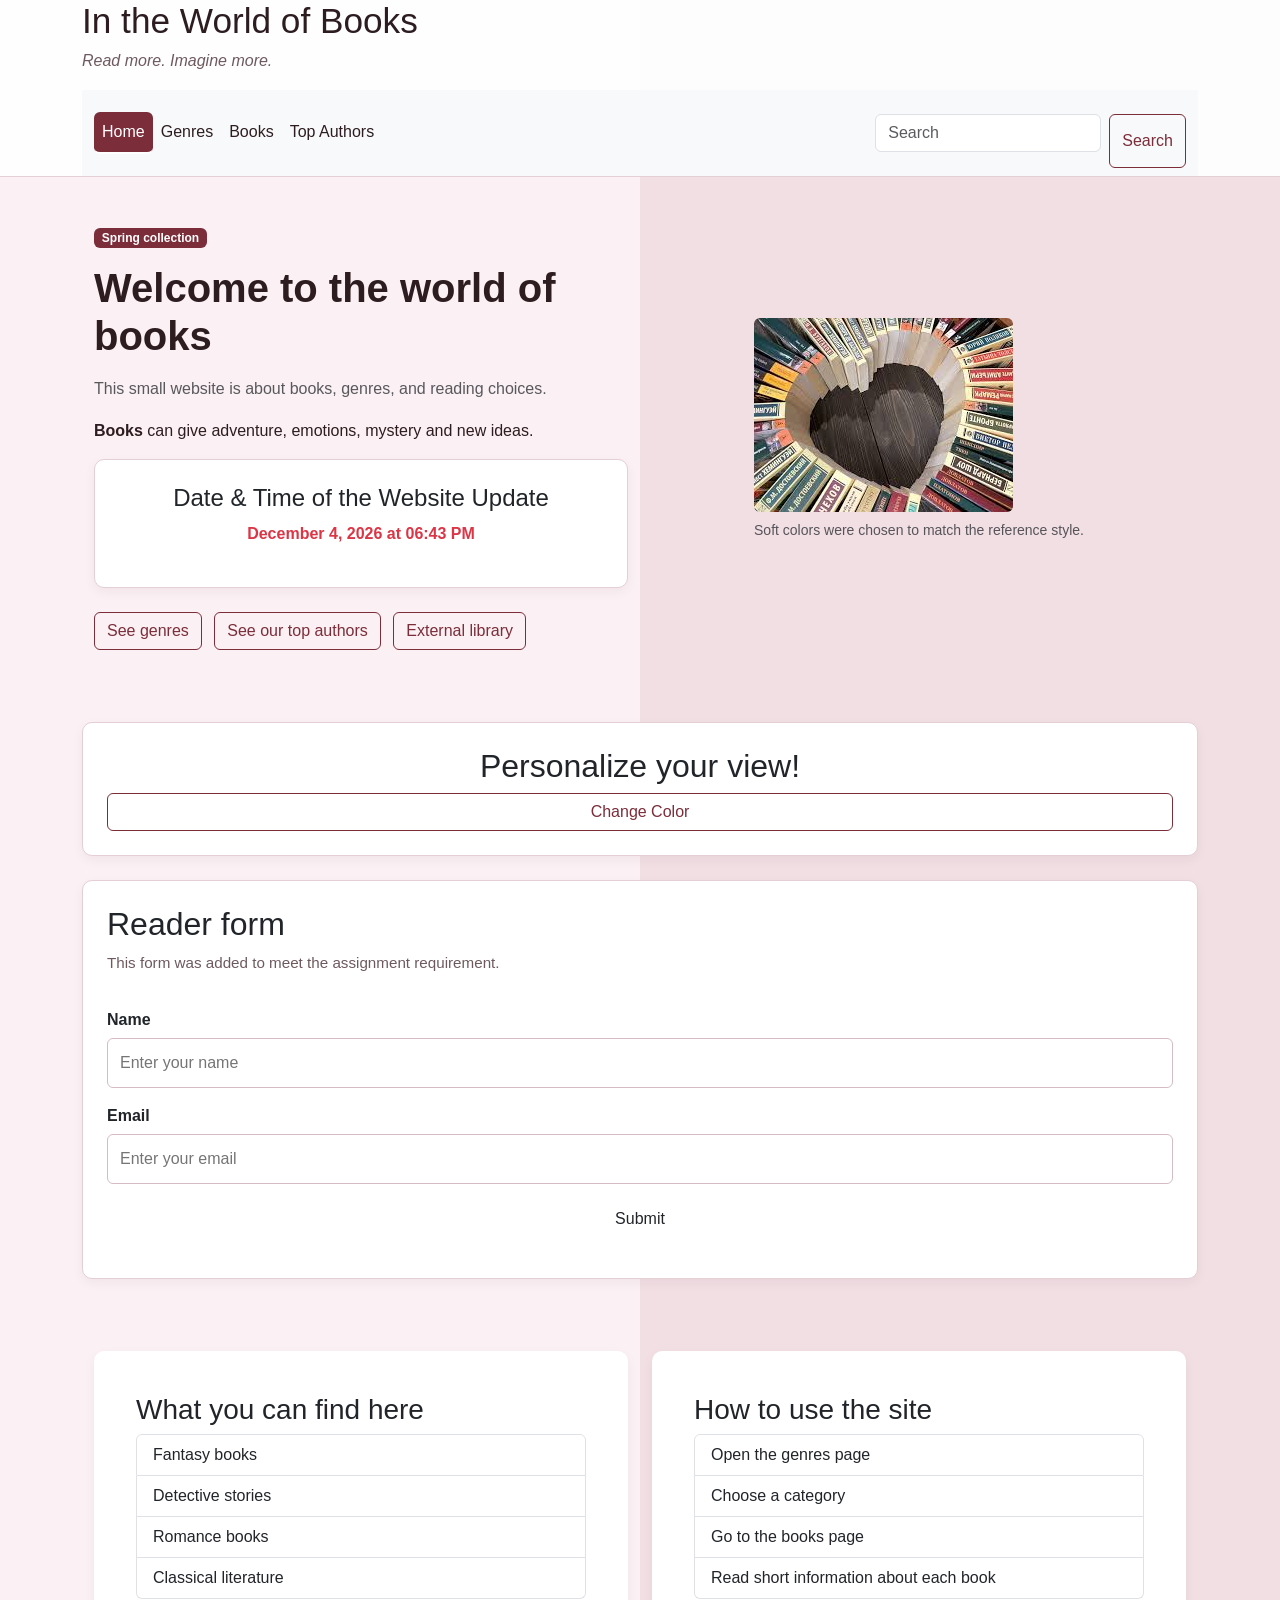
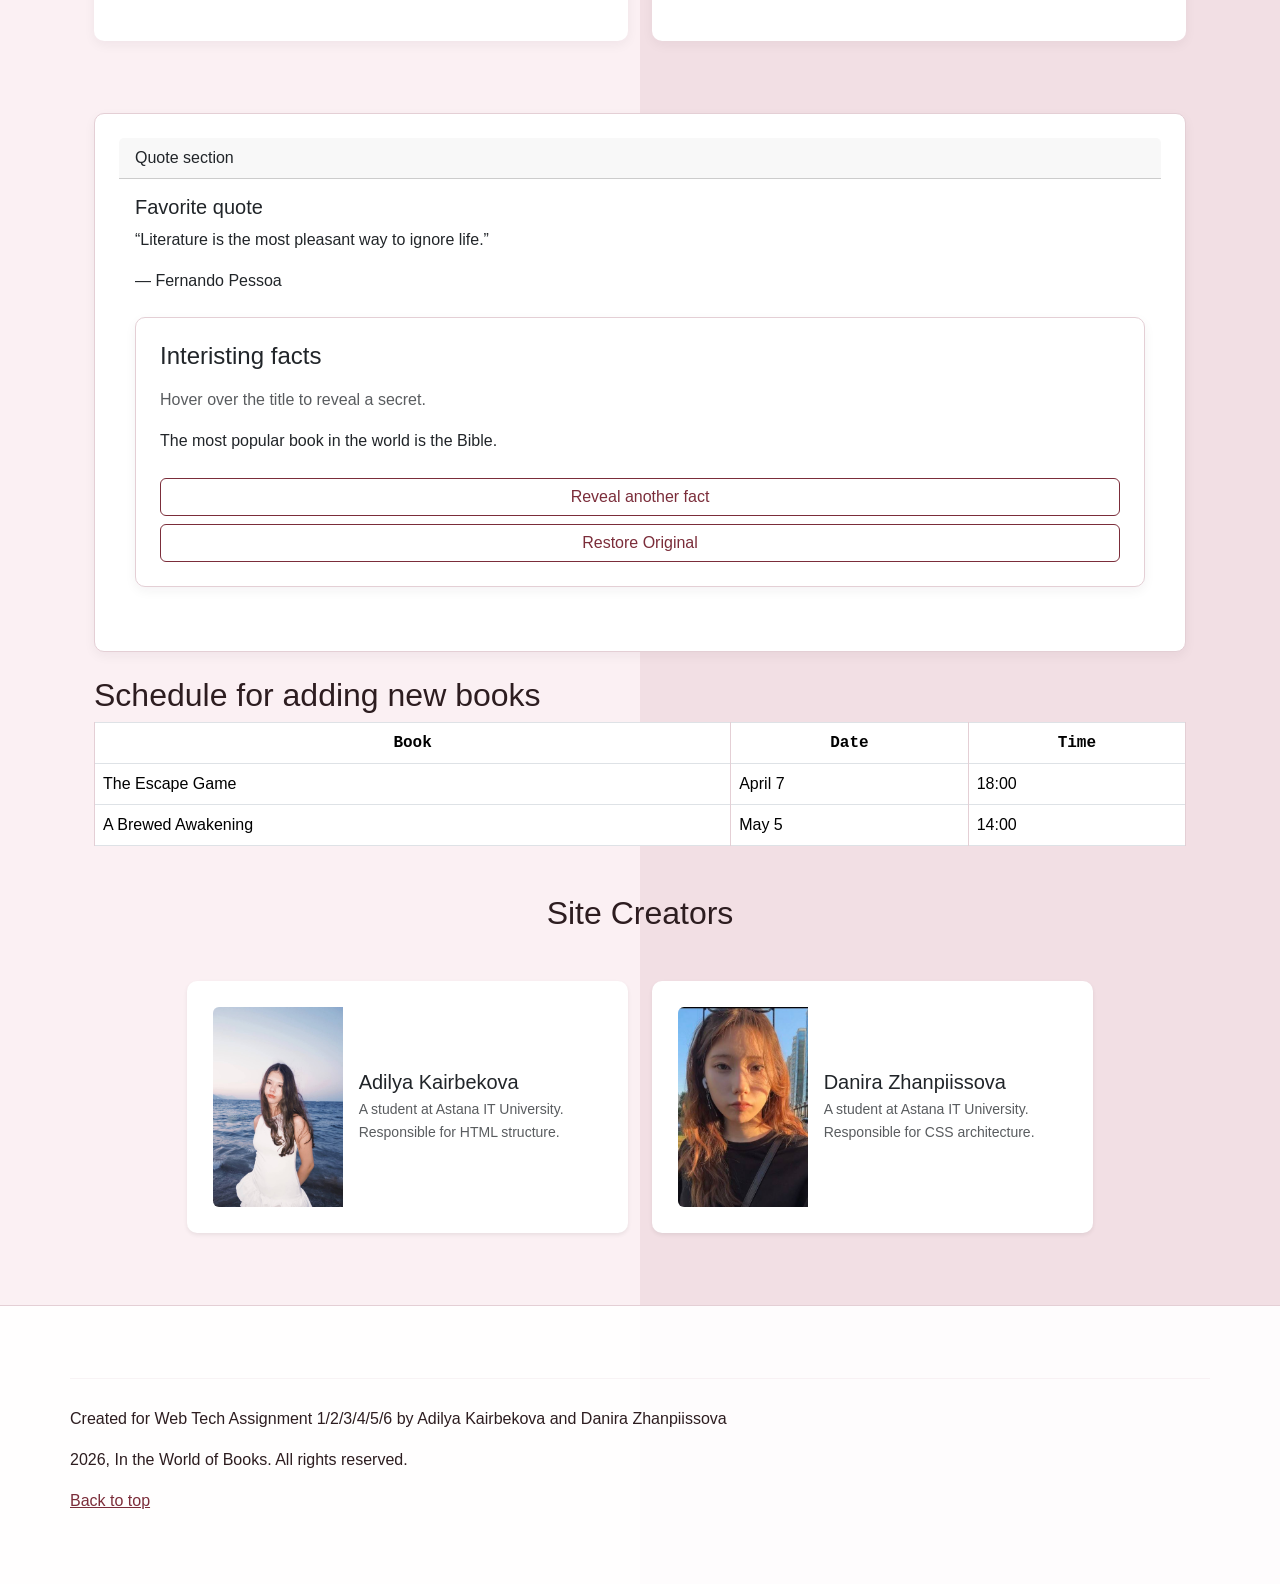
<file: index.html>
<!DOCTYPE html>
<html lang="en">
<head>
  <meta charset="utf-8">
  <meta name="viewport" content="width=device-width, initial-scale=1.0">
  <title>In the World of Books</title>
  <link href="https://cdn.jsdelivr.net/npm/bootstrap@5.3.8/dist/css/bootstrap.min.css" rel="stylesheet">
  <link rel="stylesheet" href="style.css">
  <script src="https://code.jquery.com/jquery-3.7.1.min.js"></script>
  <style>
    #welcome-title {
      letter-spacing: 1px;
    }

    .quote-word {
      color: #7b2d3a;
      font-weight: bold;
    }
  </style>
</head>
<body id="top">

<header class="site-header">
    <div class="container">
      <h1 class="site-title">In the World of Books</h1>
      <p class="site-subtitle"><em>Read more. Imagine more.</em></p>
<nav class="navbar navbar-expand-sm bg-light navbar-light">
  <div class="container-fluid">
    <ul class="navbar-nav">
      <li class="nav-item">
        <a class="nav-link active" href="index.html">Home</a>
      </li>
      <li class="nav-item">
        <a class="nav-link" href="genres.html">Genres</a>
      </li>
      <li class="nav-item">
        <a class="nav-link" href="books.html">Books</a>
      </li>
      <li class="nav-item">
        <a class="nav-link" href="authors.html">Top Authors</a>
      </li>
    </ul>
    <form class="d-flex" role="search">
      <input class="form-control me-2" type="search" placeholder="Search" aria-label="Search"/>
      <button class="btn btn-outline-danger" type="submit">Search</button>
    </form>
  </div>
</nav>
</div>
  </header>

  <main class="container">
    <section class="py-5">
  <div class="container-fluid">
    <div class="row align-items-center g-4">
      <div class="col-lg-6">
        <span class="badge bg-danger mb-3">Spring collection</span>
        <h1 class="display-6 fw-bold mb-3">Welcome to the world of books</h1>
        <p class="text-muted">This small website is about books, genres, and reading choices.</p>
        <p><strong>Books</strong> can give adventure, emotions, mystery and new ideas.</p>
        
<section class="card text-center" style="margin-top: 12px;">
    <h4>Date & Time of the Website Update</h4>
    <p id="live-datetime" class="fw-bold text-danger"></p>
</section>

        <div class="mt-4">
          <a href="genres.html" class="btn btn-outline-danger me-2">See genres</a>
          <a href="authors.html" class="btn btn-outline-danger me-2">See our top authors</a>
          <a href="https://www.gutenberg.org/" class="btn btn-outline-danger">External library</a>
        </div>
      </div>
      <div class="col-lg-6 text-center">
        <figure class="figure">
          <img src="images/books.jfif" class="rounded" alt="Book cover">
          <figcaption class="figure-caption text-muted mt-2">Soft colors were chosen to match the reference style.</figcaption>
        </figure>
      </div>
    </div>
  </div>
</section>


<section class="card text-center">
    <h2>Personalize your view!</h2>
    <button id="color-btn" class="btn btn-outline-danger">Change Color</button>
</section>


    <section class="card">
      <h2>Reader form</h2>
      <p class="small-note">This form was added to meet the assignment requirement.</p>

      <form action="#" method="post" id="reader-form">
        <label for="name">Name</label>
        <input type="text" id="name" name="name" placeholder="Enter your name" required>

        <label for="email">Email</label>
        <input type="email" id="email" name="email" placeholder="Enter your email" required>

        <input type="submit" value="Submit" class="btn">
      </form>
    </section>

    <section class="container my-5">
      <div class="row g-4 clearfix">
        <div class="col-md-6">
          <div class="card h-100">
            <div class="card-body">
        <h3>What you can find here</h3>
        <ul class="list-group">
        <li class="list-group-item">Fantasy books</li>
        <li class="list-group-item">Detective stories</li>
        <li class="list-group-item">Romance books</li>
        <li class="list-group-item">Classical literature</li>
        </ul>
            </div>
            </div>
        </div>
      <div class="col-md-6">
          <div class="card h-100">
            <div class="card-body">
        <h3>How to use the site</h3>
        <ol class="list-group">
          <li class="list-group-item">Open the genres page</li>
          <li class="list-group-item">Choose a category</li>
          <li class="list-group-item">Go to the books page</li>
          <li class="list-group-item">Read short information about each book</li>
        </ol>
            </div>
          </div>
      </div>
    </section>

    <section class="container my-4">
      <div class="card">
  <div class="card-header">
    Quote section
  </div>
  <div class="card-body">
    <h5 class="card-title">Favorite quote</h5>
    <p class="card-text">“Literature is the most pleasant way to ignore life.”</p>
    <footer>— Fernando Pessoa</footer>
  <div class="card mt-4" id="selectors-demo">
  <h4 class="mb-3">Interisting facts</h4>
  <p id="quote-note" class="text-muted">Hover over the title to reveal a secret.</p>
  <p class="interactive-hint">The most popular book in the world is the Bible.</p>
  <button id="apply-btn" class="btn btn-outline-danger mt-2">Reveal another fact</button>
  <button id="reset-btn" class="btn btn-outline-danger mt-2">Restore Original</button>
</div>
  </div>
</div>
    </section>

    <div class="container mt-3">
  <h2>Schedule for adding new books</h2>           
  <table class="table table-bordered">
    <thead>
      <tr>
        <th>Book</th>
        <th>Date</th>
        <th>Time</th>
      </tr>
    </thead>
    <tbody>
      <tr>
        <td>The Escape Game</td>
        <td>April 7</td>
        <td>18:00</td>
      </tr>
      <tr>
        <td>A Brewed Awakening</td>
        <td>May 5</td>
        <td>14:00</td>
      </tr>
    </tbody>
  </table>
</div>
    </section>
  
 <section class="container my-5">
  <h2 class="text-center mb-4">Site Creators</h2>
  <div class="row g-4 justify-content-center">
  <div class="col-md-6 col-lg-5">
      <div class="card h-100 shadow-sm">
        <div class="row g-0 align-items-center">
          <div class="col-4">
            <img src="Adilya.jpg" class="img-fluid rounded-start" alt="Creator One" style="object-fit: cover; height: 100%;">
          </div>
          <div class="col-8">
            <div class="card-body">
              <h5 class="card-title mb-1">Adilya Kairbekova</h5>
              <p class="card-text small text-muted">A student at Astana IT University. Responsible for HTML structure.</p>
            </div>
          </div>
        </div>
      </div>
    </div>

    <div class="col-md-6 col-lg-5">
      <div class="card h-100 shadow-sm">
        <div class="row g-0 align-items-center">
          <div class="col-4">
            <img src="danira creator.jpg" class="img-fluid rounded-start" alt="Creator Two" style="object-fit: cover; height: 100%;">
          </div>
          <div class="col-8">
            <div class="card-body">
              <h5 class="card-title mb-1">Danira Zhanpiissova</h5>
              <p class="card-text small text-muted">A student at Astana IT University. Responsible for CSS architecture.</p>
            </div>
          </div>
        </div>
      </div>
    </div>
</div> 
</section>
</main>

  <footer class="site-footer py-4 mt-5">
    <div class="container footer-box">
      <hr>
      <address>Created for Web Tech Assignment 1/2/3/4/5/6 by Adilya Kairbekova and Danira Zhanpiissova</address>
      <p>2026, In the World of Books. All rights reserved.</p>
      <p><a href="#top">Back to top</a></p>
    </div>
  </footer>

  <script src="index.js"></script>

</body>
</html>
</file>
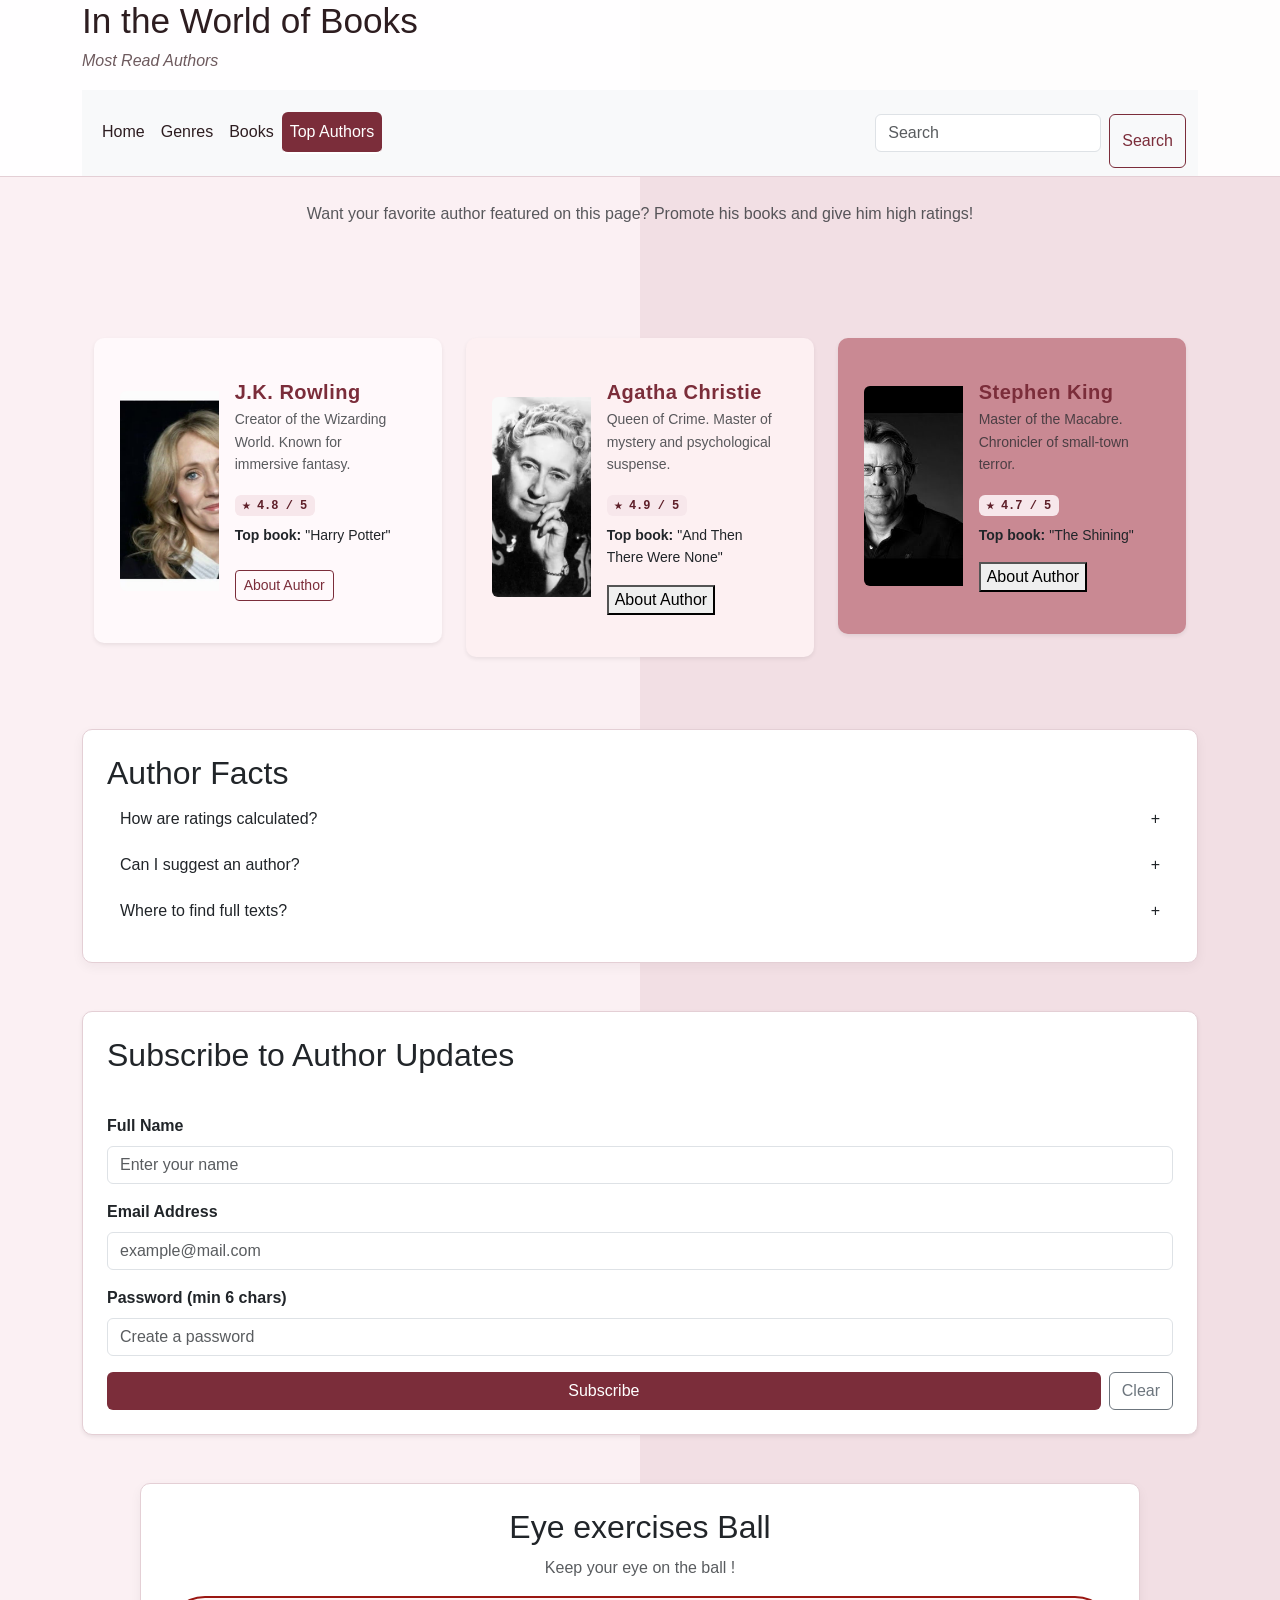
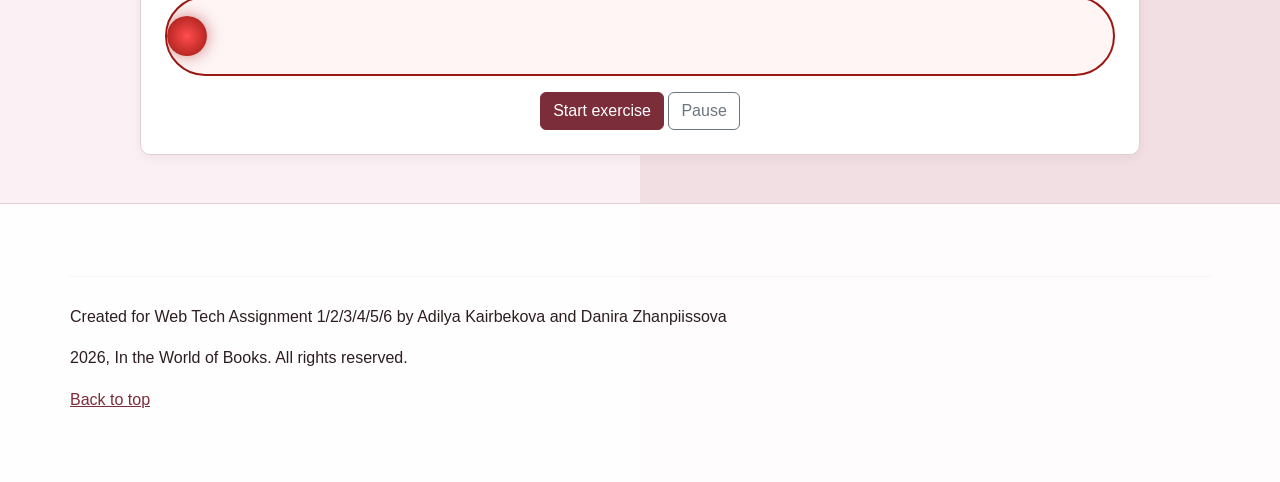
<file: authors.html>
<!DOCTYPE html>
<html lang="en">
<head>
  <meta charset="utf-8">
  <meta name="viewport" content="width=device-width, initial-scale=1.0">
  <title>Authors - In the World of Books</title>
  <link href="https://cdn.jsdelivr.net/npm/bootstrap@5.3.8/dist/css/bootstrap.min.css" rel="stylesheet">
  <link rel="stylesheet" href="style.css">
  <script src="https://code.jquery.com/jquery-3.7.1.min.js"></script>
  
  <style>
    .author-name {
      letter-spacing: 0.5px;
      color: #7b2d3a;
      font-weight: bold;
    }
    .rating-badge {
      font-family: monospace;
      background: #f7e7eb;
      color: #5e1f29;
    }
  </style>
</head>
<body id="top">

<header class="site-header">
    <div class="container">
      <h1 class="site-title">In the World of Books</h1>
      <p class="site-subtitle"><em>Most Read Authors</em></p>
<nav class="navbar navbar-expand-sm bg-light navbar-light">
  <div class="container-fluid">
    <ul class="navbar-nav">
      <li class="nav-item">
        <a class="nav-link" href="index.html">Home</a>
      </li>
      <li class="nav-item">
        <a class="nav-link" href="genres.html">Genres</a>
      </li>
      <li class="nav-item">
        <a class="nav-link" href="books.html">Books</a>
      </li>
      <li class="nav-item">
        <a class="nav-link active" href="authors.html">Top Authors</a>
      </li>
    </ul>
    <form class="d-flex" role="search">
      <input class="form-control me-2" type="search" placeholder="Search" aria-label="Search"/>
      <button class="btn btn-outline-danger" type="submit">Search</button>
    </form>
  </div>
  </div>
</nav>
</div>
  </header>

  <main class="container">
    
    <section class="py-4 text-center">
      <p class="text-muted">Want your favorite author featured on this page? Promote his books and give him high ratings!</p>
    </section>

    <section class="container my-5">
      <div class="row g-4 justify-content-center">
        <div class="col-md-6 col-lg-4">
          <div class="card h-100 shadow-sm author-card" id="author-rowling">
            <div class="row g-0 align-items-center">
              <div class="col-4">
                <img src="maxresdefault.jpg" class="img-fluid rounded-start" alt="J.K. Rowling" style="object-fit: cover; height: 100%;">
              </div>
              <div class="col-8">
                <div class="card-body">
                  <h5 class="card-title mb-1 author-name">J.K. Rowling</h5>
                  <p class="card-text small text-muted">Creator of the Wizarding World. Known for immersive fantasy.</p>
                  <span class="badge rating-badge">★ 4.8 / 5</span>
                  <p class="card-text small mt-2"><strong>Top book:</strong> "Harry Potter"</p>
                  <button class="btn btn-sm btn-outline-danger mt-2 author-details-btn" data-author="rowling">About Author</button>
                </div>
              </div>
            </div>
          </div>
        </div>

        <div class="col-md-6 col-lg-4">
          <div class="card h-100 shadow-sm author-card" id="author-christie">
            <div class="row g-0 align-items-center">
              <div class="col-4">
                <img src="a297c4a66b313e410c8780db41d5078c.webp" class="img-fluid rounded-start" alt="Agatha Christie" style="object-fit: cover; height: 100%;">
              </div>
              <div class="col-8">
                <div class="card-body">
                  <h5 class="card-title mb-1 author-name">Agatha Christie</h5>
                  <p class="card-text small text-muted">Queen of Crime. Master of mystery and psychological suspense.</p>
                  <span class="badge rating-badge">★ 4.9 / 5</span>
                  <p class="card-text small mt-2"><strong>Top book:</strong> "And Then There Were None"</p>
                  <button class="author-details-btn" data-author="christie">About Author</button>
                </div>
              </div>
            </div>
          </div>
        </div>

        <div class="col-md-6 col-lg-4">
          <div class="card h-100 shadow-sm author-card" id="author-king">
            <div class="row g-0 align-items-center">
              <div class="col-4">
                <img src="hqdefault.jpg" class="img-fluid rounded-start" alt="Stephen King" style="object-fit: cover; height: 100%;">
              </div>
              <div class="col-8">
                <div class="card-body">
                  <h5 class="card-title mb-1 author-name">Stephen King</h5>
                  <p class="card-text small text-muted">Master of the Macabre. Chronicler of small-town terror.</p>
                  <span class="badge rating-badge">★ 4.7 / 5</span>
                  <p class="card-text small mt-2"><strong>Top book:</strong> "The Shining"</p>
                  <button class="author-details-btn" data-author="king">About Author</button>
                </div>
              </div>
            </div>
          </div>
        </div>

      </div>
    </section>

    <section class="card mt-4">
  <h2>Author Facts</h2>
  <div class="accordion-list">
    
    <div class="accordion-item mb-2">
      <button class="faq-btn btn w-100 text-start d-flex justify-content-between align-items-center">
        <span>How are ratings calculated?</span>
        <span class="toggle-icon">+</span>
      </button>
      <div class="faq-answer p-3" style="display: none;">
        Ratings are based on community reviews, literary awards, and long-term reader feedback.
      </div>
    </div>

    <div class="accordion-item mb-2">
      <button class="faq-btn btn w-100 text-start d-flex justify-content-between align-items-center">
        <span>Can I suggest an author?</span>
        <span class="toggle-icon">+</span>
      </button>
      <div class="faq-answer p-3" style="display: none;">
        Yes! Use the contact form on the Home page or email us directly.
      </div>
    </div>

    <div class="accordion-item mb-2">
      <button class="faq-btn btn w-100 text-start d-flex justify-content-between align-items-center">
        <span>Where to find full texts?</span>
        <span class="toggle-icon">+</span>
      </button>
      <div class="faq-answer p-3" style="display: none;">
        We link to trusted sources like Project Gutenberg for public domain classics.
      </div>
    </div>

  </div>
</section>

  </main>




  
<section class="container my-5">
  <div class="card p-4 shadow-sm">
    <h2 class="mb-4">Subscribe to Author Updates</h2>
    <form id="author-subscribe-form">
      
      
      <div class="mb-3">
        <label for="sub-name" class="form-label">Full Name</label>
        <input type="text" id="sub-name" class="form-control" placeholder="Enter your name">
        <small id="name-msg"></small> <!-- Сюда скрипт пишет "Good name!" -->
      </div>

      
      <div class="mb-3">
        <label for="sub-email" class="form-label">Email Address</label>
        <input type="email" id="sub-email" class="form-control" placeholder="example@mail.com">
        <small id="email-msg"></small>
      </div>

      
      <div class="mb-3">
        <label for="sub-pass" class="form-label">Password (min 6 chars)</label>
        <input type="password" id="sub-pass" class="form-control" placeholder="Create a password">
        <small id="pass-msg"></small>
      </div>
      
      <div class="d-flex gap-2">
        <button type="submit" id="submit-btn" class="btn btn-danger w-100" style="background-color: #e0a5dc; border: none;">Subscribe</button>
        <button type="button" id="clear-btn" class="btn btn-outline-secondary">Clear</button>
      </div>
    </form>
  </div>
</section>

<script src="authors.js"></script>


<section class="container card my-5 p-4 text-center mx-auto" style="max-width: 1000px;">
    <h2>Еye exercises Ball</h2>
    <p class="text-muted">Keep your eye on the ball  !</p>
    
    
    <div id="ball-track" style="height: 80px; background: #fff5f5; position: relative; border-radius: 40px; border: 2px solid #9a1712; overflow: hidden;">
        <div id="magic-ball" style="width: 40px; height: 40px; background: radial-gradient(circle, #ff4d4d, #9a1712); position: absolute; top: 18px; left: 0; border-radius: 50%; box-shadow: 0 0 15px rgba(154, 23, 18, 0.5); cursor: pointer;"></div>
    </div>
    
    <div class="mt-3">
        <button id="start-ball" class="btn btn-danger">Start exercise</button>
        <button id="stop-ball" class="btn btn-outline-secondary">Pause</button>
    </div>
</section>


  <footer class="site-footer py-4 mt-5">
    <div class="container footer-box">
      <hr>
      <address>Created for Web Tech Assignment 1/2/3/4/5/6 by Adilya Kairbekova and Danira Zhanpiissova</address>
      <p>2026, In the World of Books. All rights reserved.</p>
      <p><a href="#top">Back to top</a></p>
    </div>
  </footer>

</body>
</html>
</file>
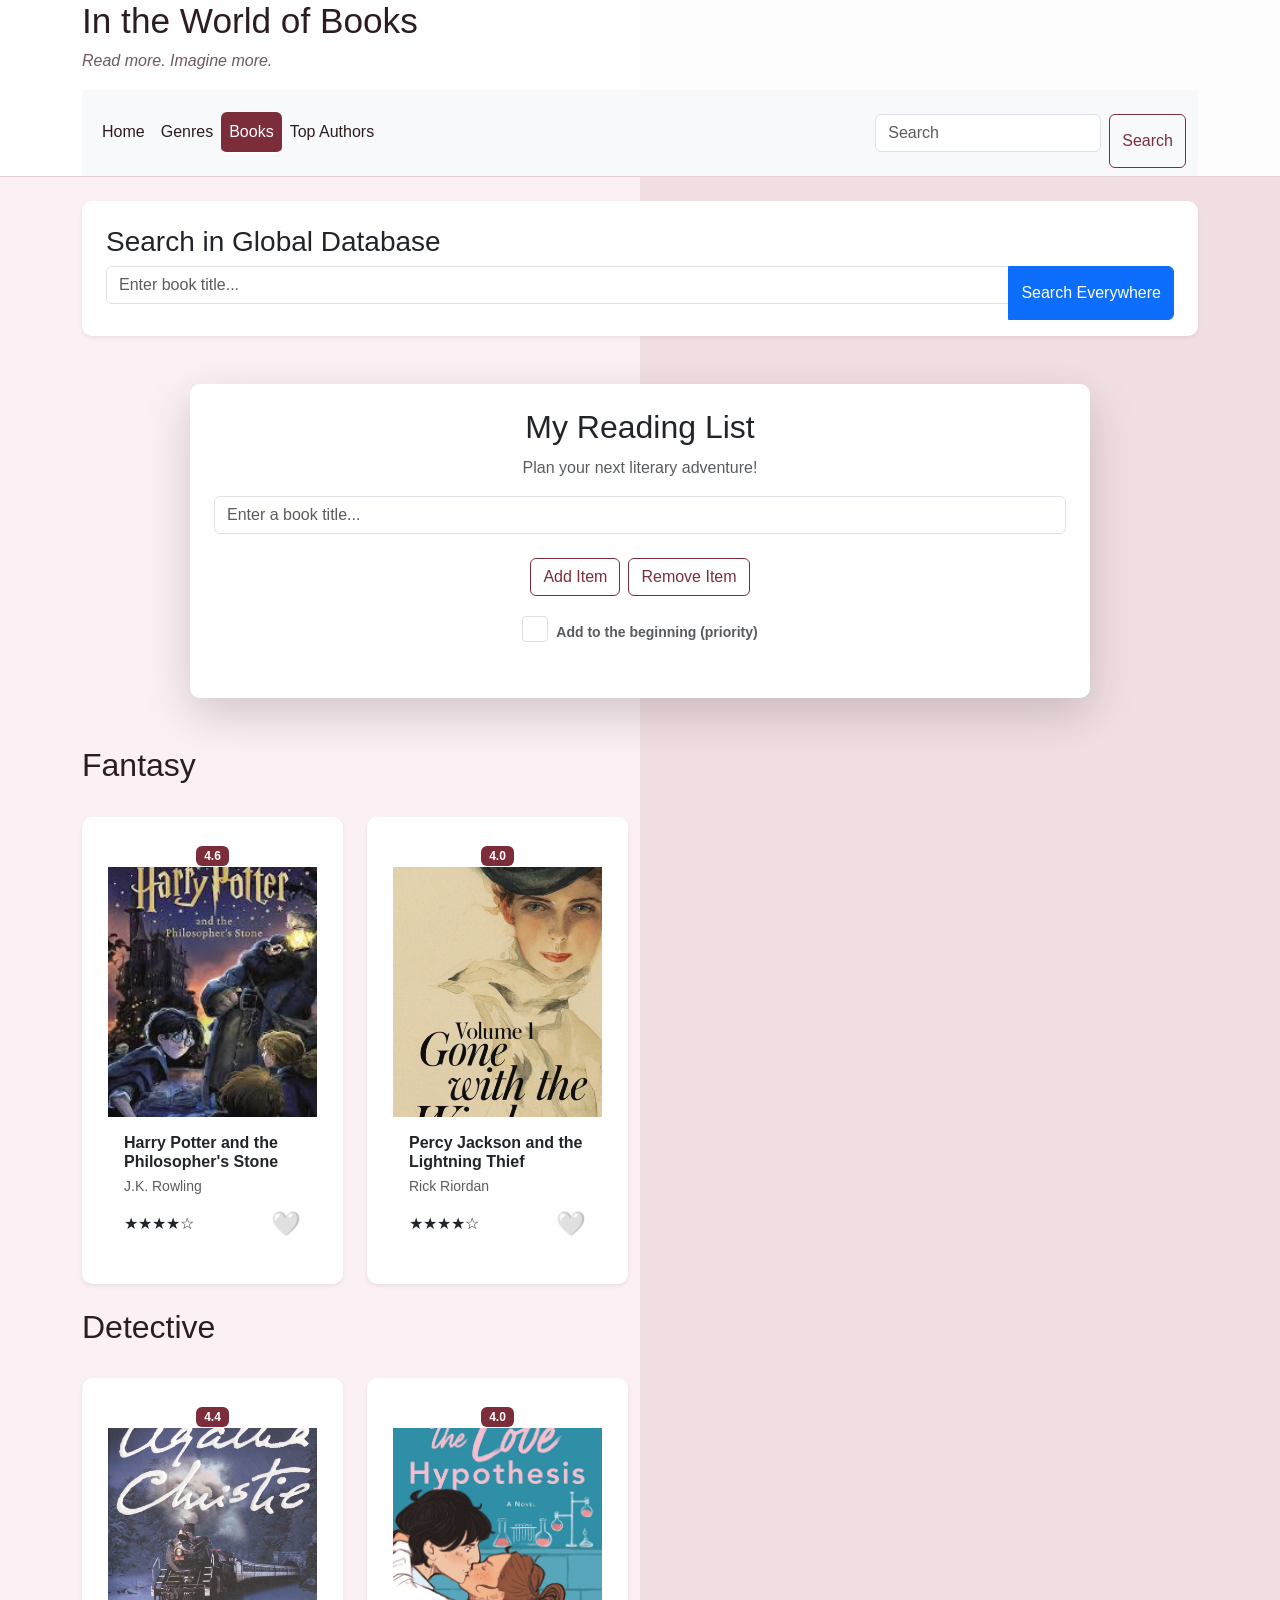
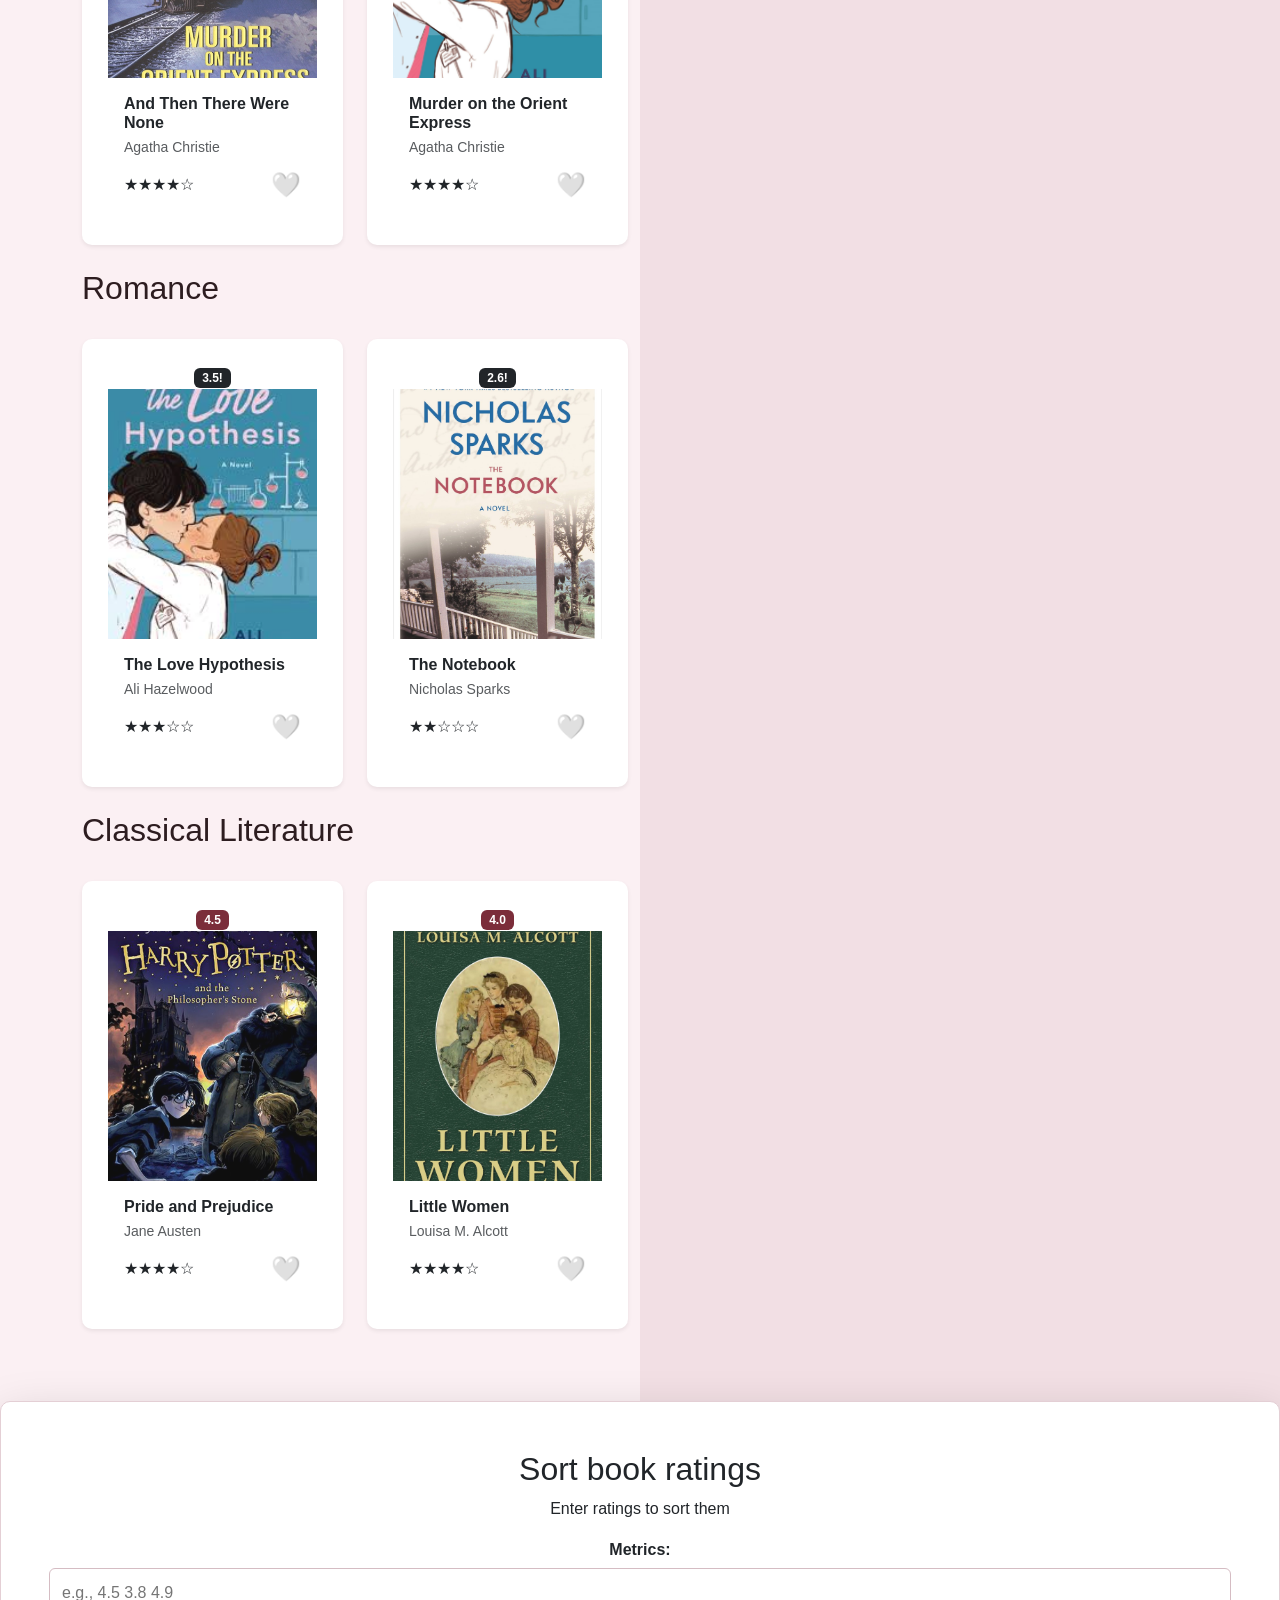
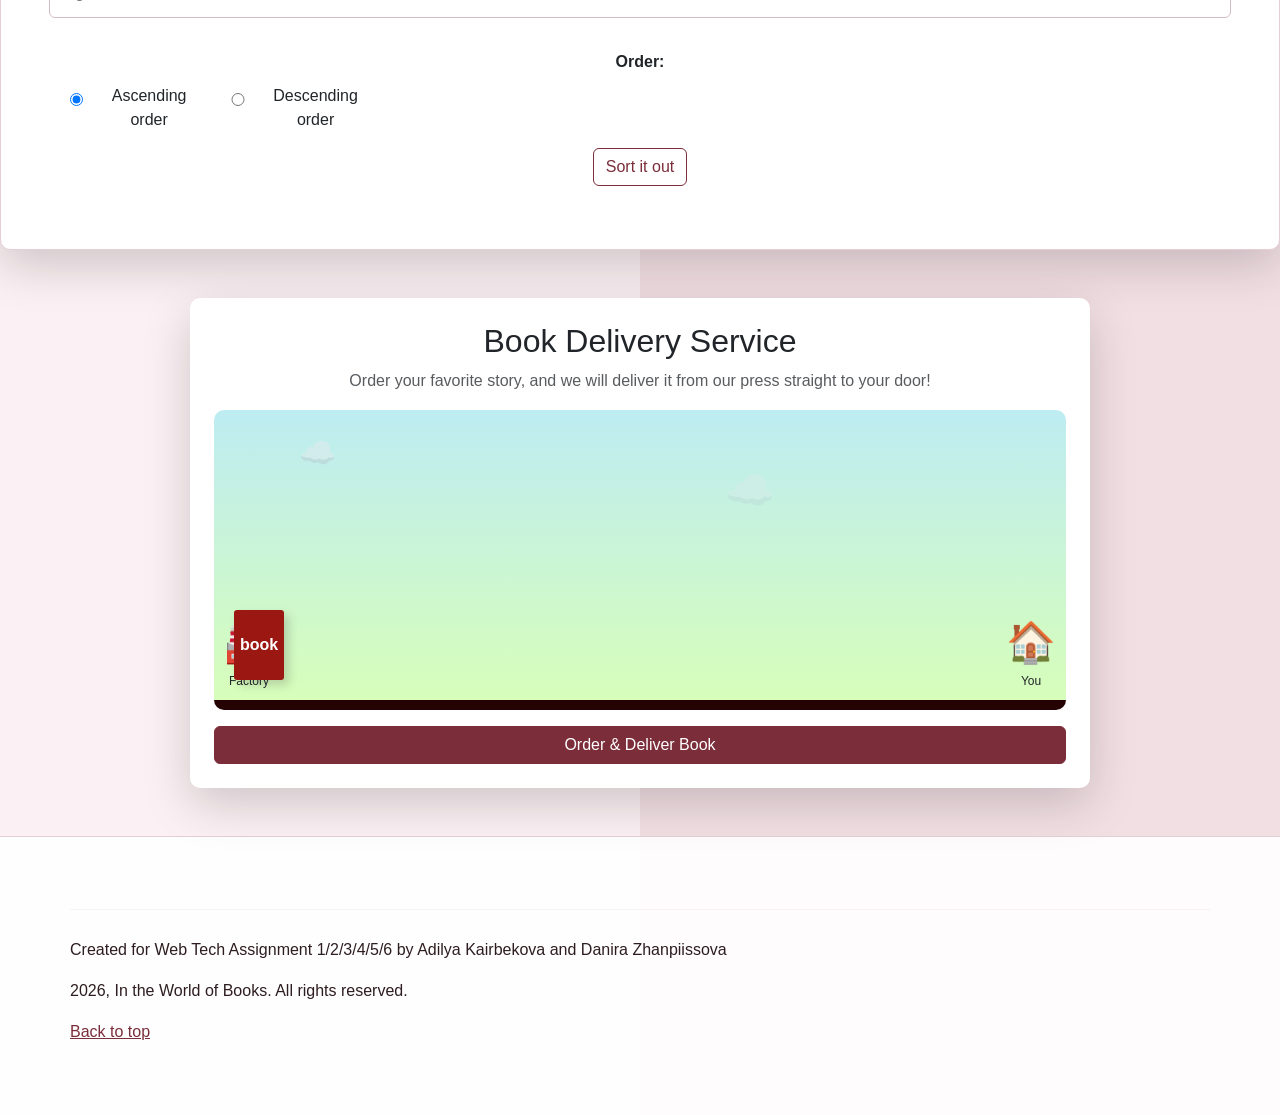
<file: books.html>
<!DOCTYPE html>
<html lang="en">
<head>
  <meta charset="utf-8">
  <meta name="viewport" content="width=device-width, initial-scale=1.0">
  <title>Books - In the World of Books</title>
  <link href="https://cdn.jsdelivr.net/npm/bootstrap@5.3.2/dist/css/bootstrap.min.css" rel="stylesheet">
  <link rel="stylesheet" href="style.css">
  <script src="https://code.jquery.com/jquery-3.7.1.min.js"></script>
  <script src="https://ajax.googleapis.com/ajax/libs/jquery/3.7.1/jquery.min.js"></script>
</head>
<body id="top">

  <header class="site-header">
    <div class="container">
      <h1 class="site-title">In the World of Books</h1>
      <p class="site-subtitle"><em>Read more. Imagine more.</em></p>
      <nav class="navbar navbar-expand-sm bg-light navbar-light">
        <div class="container-fluid">
          <ul class="navbar-nav">
            <li class="nav-item"><a class="nav-link" href="index.html">Home</a></li>
            <li class="nav-item"><a class="nav-link" href="genres.html">Genres</a></li>
            <li class="nav-item"><a class="nav-link active" href="books.html">Books</a></li>
            <li class="nav-item"><a class="nav-link" href="authors.html">Top Authors</a></li>
          </ul>
          <form class="d-flex" role="search">
            <input id="api-search-input" class="form-control me-2" type="search" placeholder="Search" aria-label="Search"/>
            <button class="btn btn-outline-danger" type="submit">Search</button>
          </form>
        </div>
      </nav>
    </div>
  </header>
  <div class="search-section container my-4">
    <div class="card p-4 shadow-sm border-0">
        <h3>Search in Global Database</h3>
        <div class="input-group mb-3">
            <input type="text" id="global-search-input" class="form-control" placeholder="Enter book title...">
            <button class="btn btn-primary" id="api-search-btn">Search Everywhere</button>
        </div>
        <div id="api-results" class="row row-cols-1 row-cols-md-3 g-4"></div>
    </div>
</div>
<section class="container card my-5 text-center p-4 border-0 shadow-lg mx-auto" style="max-width: 900px;">
    <h2>My Reading List</h2>
    <p class="text-muted">Plan your next literary adventure!</p>

    <div class="input-group mb-2">
        <input type="text" id="book-input" class="form-control" placeholder="Enter a book title...">
    </div>

    <div class="d-flex gap-2 mb-3 align-items-center justify-content-center">
        <button id="add-btn" class="btn btn-outline-danger">Add Item</button>
        <button id="remove-btn" class="btn btn-outline-danger">Remove Item</button>
    </div>

    <div class="d-flex align-items-center justify-content-center gap-2 mb-3">
        <input class="form-check-input" type="checkbox" id="use-prepend">
        <label class="form-check-label small text-muted" for="use-prepend">
            Add to the beginning (priority)
        </label>
    </div>

    <ul id="reading-list" class="list-group">
        </ul>
</section>

    <main class="container mb-5">

    <h2 class="genre-divider" id="fantasy">Fantasy</h2>
    <div class="row row-cols-1 row-cols-md-2 row-cols-lg-4 g-4">
      <div class="col">
        <div class="card h-100 border-0 shadow-sm">
          <div class="book-cover-wrapper rounded-top text-center">
            <span class="badge bg-danger rating-badge">4.6</span>
            <img src="images/Harry Potter and the Philosopher's Stone.jfif" alt="Harry Potter">
          </div>
          <div class="card-body">
            <h6 class="fw-bold mb-1">Harry Potter and the Philosopher's Stone</h6>
            <p class="small text-muted mb-0">J.K. Rowling</p>
            <div class="d-flex justify-content-between align-items-center mt-2">
                <div class="star-rating">★★★★☆</div>
                <span class="heart-btn" data-id="fantasy-hp1">🤍</span>
            </div>
          </div>
        </div>
      </div>
      <div class="col">
        <div class="card h-100 border-0 shadow-sm">
          <div class="book-cover-wrapper rounded-top text-center">
            <span class="badge bg-danger rating-badge">4.0</span>
            <img src="images/70978477.jpg" alt="Percy Jackson">
          </div>
          <div class="card-body">
            <h6 class="fw-bold mb-1">Percy Jackson and the Lightning Thief</h6>
            <p class="small text-muted mb-0">Rick Riordan</p>
            <div class="d-flex justify-content-between align-items-center mt-2">
                <div class="star-rating">★★★★☆</div>
                <span class="heart-btn" data-id="fantasy-percy1">🤍</span>
            </div>
          </div>
        </div>
      </div>
    </div>

    <h2 class="genre-divider" id="detective">Detective</h2>
    <div class="row row-cols-1 row-cols-md-2 row-cols-lg-4 g-4">
      <div class="col">
        <div class="card h-100 border-0 shadow-sm">
          <div class="book-cover-wrapper rounded-top text-center">
            <span class="badge bg-danger rating-badge">4.4</span>
            <img src="images/018eda52-fa37-7086-a4c0-0325d1d99090.jpg" alt="Agatha Christie">
          </div>
          <div class="card-body">
            <h6 class="fw-bold mb-1">And Then There Were None</h6>
            <p class="small text-muted mb-0">Agatha Christie</p>
            <div class="d-flex justify-content-between align-items-center mt-2">
                <div class="star-rating">★★★★☆</div>
                <span class="heart-btn" data-id="detective-agatha1">🤍</span>
            </div>
          </div>
        </div>
      </div>
      <div class="col">
        <div class="card h-100 border-0 shadow-sm">
          <div class="book-cover-wrapper rounded-top text-center">
            <span class="badge bg-danger rating-badge">4.0</span>
            <img src="images/48188e5f4d6969175cce1b35d485c083.jpg" alt="Agatha Christie">
          </div>
          <div class="card-body">
            <h6 class="fw-bold mb-1">Murder on the Orient Express</h6>
            <p class="small text-muted mb-0">Agatha Christie</p>
            <div class="d-flex justify-content-between align-items-center mt-2">
                <div class="star-rating">★★★★☆</div>
                <span class="heart-btn" data-id="detective-agatha2">🤍</span>
            </div>
          </div>
        </div>
      </div>
    </div>

    <h2 class="genre-divider" id="romance">Romance</h2>
    <div class="row row-cols-1 row-cols-md-2 row-cols-lg-4 g-4">
      <div class="col">
        <div class="card h-100 border-0 shadow-sm">
          <div class="book-cover-wrapper rounded-top text-center">
            <span class="badge bg-dark rating-badge">3.5!</span>
            <img src="images/The Love Hypothesis.jfif" alt="The Love Hypothesis">
          </div>
          <div class="card-body">
            <h6 class="fw-bold mb-1">The Love Hypothesis</h6>
            <p class="small text-muted mb-0">Ali Hazelwood</p>
            <div class="d-flex justify-content-between align-items-center mt-2">
                <div class="star-rating">★★★☆☆</div>
                <span class="heart-btn" data-id="romance-love1">🤍</span>
            </div>
          </div>
        </div>
      </div>
      <div class="col">
        <div class="card h-100 border-0 shadow-sm">
          <div class="book-cover-wrapper rounded-top text-center">
            <span class="badge bg-dark rating-badge">2.6!</span>
            <img src="images/the-notebook.jpg" alt="The Notebook">
          </div>
          <div class="card-body">
            <h6 class="fw-bold mb-1">The Notebook</h6>
            <p class="small text-muted mb-0">Nicholas Sparks</p>
            <div class="d-flex justify-content-between align-items-center mt-2">
                <div class="star-rating">★★☆☆☆</div>
                <span class="heart-btn" data-id="romance-notebook1">🤍</span>
            </div>
          </div>
        </div>
      </div>
    </div>

    <h2 class="genre-divider" id="classic">Classical Literature</h2>
    <div class="row row-cols-1 row-cols-md-2 row-cols-lg-4 g-4">
      <div class="col">
        <div class="card h-100 border-0 shadow-sm">
          <div class="book-cover-wrapper rounded-top text-center">
            <span class="badge bg-danger rating-badge">4.5</span>
            <img src="images/6945733700.jpg" alt="Pride and Prejudice">
          </div>
          <div class="card-body">
            <h6 class="fw-bold mb-1">Pride and Prejudice</h6>
            <p class="small text-muted mb-0">Jane Austen</p>
            <div class="d-flex justify-content-between align-items-center mt-2">
                <div class="star-rating">★★★★☆</div>
                <span class="heart-btn" data-id="classic-pride1">🤍</span>
            </div>
          </div>
        </div>
      </div>
      <div class="col">
        <div class="card h-100 border-0 shadow-sm">
          <div class="book-cover-wrapper rounded-top text-center">
            <span class="badge bg-danger rating-badge">4.0</span>
            <img src="images/little-women-159.jpg" alt="Little Women">
          </div>
          <div class="card-body">
            <h6 class="fw-bold mb-1">Little Women</h6>
            <p class="small text-muted mb-0">Louisa M. Alcott</p>
            <div class="d-flex justify-content-between align-items-center mt-2">
                <div class="star-rating">★★★★☆</div>
                <span class="heart-btn" data-id="classic-women1">🤍</span>
            </div>
          </div>
        </div>
      </div>
    </div>
  </main>


<section class="card my-7 text-center p-5 border-1 shadow-lg mx-auto" style="max-width: 1500px;"> <id="sorting-tool-section" >
    <h2>Sort book ratings</h2>
    <p>Enter ratings to sort them</p>
    <form id="sort-form">
        <label for="number-input">Metrics:</label>
        <input type="text" id="number-input" placeholder="e.g., 4.5 3.8 4.9">
    <div style="margin: 16px 0;">
            <label style="display: block; margin-bottom: 10px;">Order:</label>
            <div style="display: flex; gap: 24px; align-items: center;">
                <label style="display: flex; align-items: center; gap: 8px; font-weight: normal; margin: 0; cursor: pointer;">
                    <input type="radio" name="order" value="asc" checked>
                    <span>Ascending order</span>
                </label>
                <label style="display: flex; align-items: center; gap: 8px; font-weight: normal; margin: 0; cursor: pointer;">
                    <input type="radio" name="order" value="desc">
                    <span>Descending order</span>
                </label>
            </div>
        </div>
        <button type="submit" class="btn btn-outline-danger">Sort it out</button>
    </form>
    
    <div id="sort-result" style="margin-top: 15px; font-weight: bold; color: var(--main);"></div>
    <div id="sort-error" style="margin-top: 8px; color: #9a1712; font-size: 0.95rem;"></div>
</section>



<section class="container card my-5 text-center p-4 border-0 shadow-lg mx-auto" style="max-width: 900px;">
    <h2>Book Delivery Service</h2>
    <p class="text-muted">Order your favorite story, and we will deliver it from our press straight to your door!</p>
    
    <div id="delivery-scene" style="height: 300px; position: relative; background: linear-gradient(to bottom, #bdecf2, #d7feba); border-bottom: 10px solid #260303; overflow: hidden; border-radius: 10px;">
        <div style="position: absolute; top: 20px; left: 10%; font-size: 30px; opacity: 0.5;">☁️</div>
        <div style="position: absolute; top: 50px; left: 60%; font-size: 40px; opacity: 0.3;">☁️</div>
        
        <div style="position: absolute; left: 10px; bottom: 10px; font-size: 40px;">🏭<br><small style="font-size: 12px; display:block;">Factory</small></div>
        
        <div style="position: absolute; right: 10px; bottom: 10px; font-size: 40px;">🏠<br><small style="font-size: 12px; display:block;">You</small></div>

        <div id="flying-book" style="width: 50px; height: 70px; background: #9a1712; color: white; position: absolute; bottom: 20px; left: 20px; border-radius: 3px; display: flex; align-items: center; justify-content: center; font-weight: bold; box-shadow: 5px 5px 10px rgba(54, 46, 46, 0.2); cursor: pointer; z-index: 10;">
            book
        </div>
    </div>
    
    <button id="start-journey" class="btn btn-danger mt-3">Order & Deliver Book</button>
</section>


  <footer class="site-footer py-4 mt-5">
    <div class="container footer-box">
      <hr>
      <address>Created for Web Tech Assignment 1/2/3/4/5/6 by Adilya Kairbekova and Danira Zhanpiissova</address>
      <p>2026, In the World of Books. All rights reserved.</p>
      <p><a href="#top">Back to top</a></p>
    </div>
  </footer>
  <script src="books.js"></script>
</body>
</html>
</file>
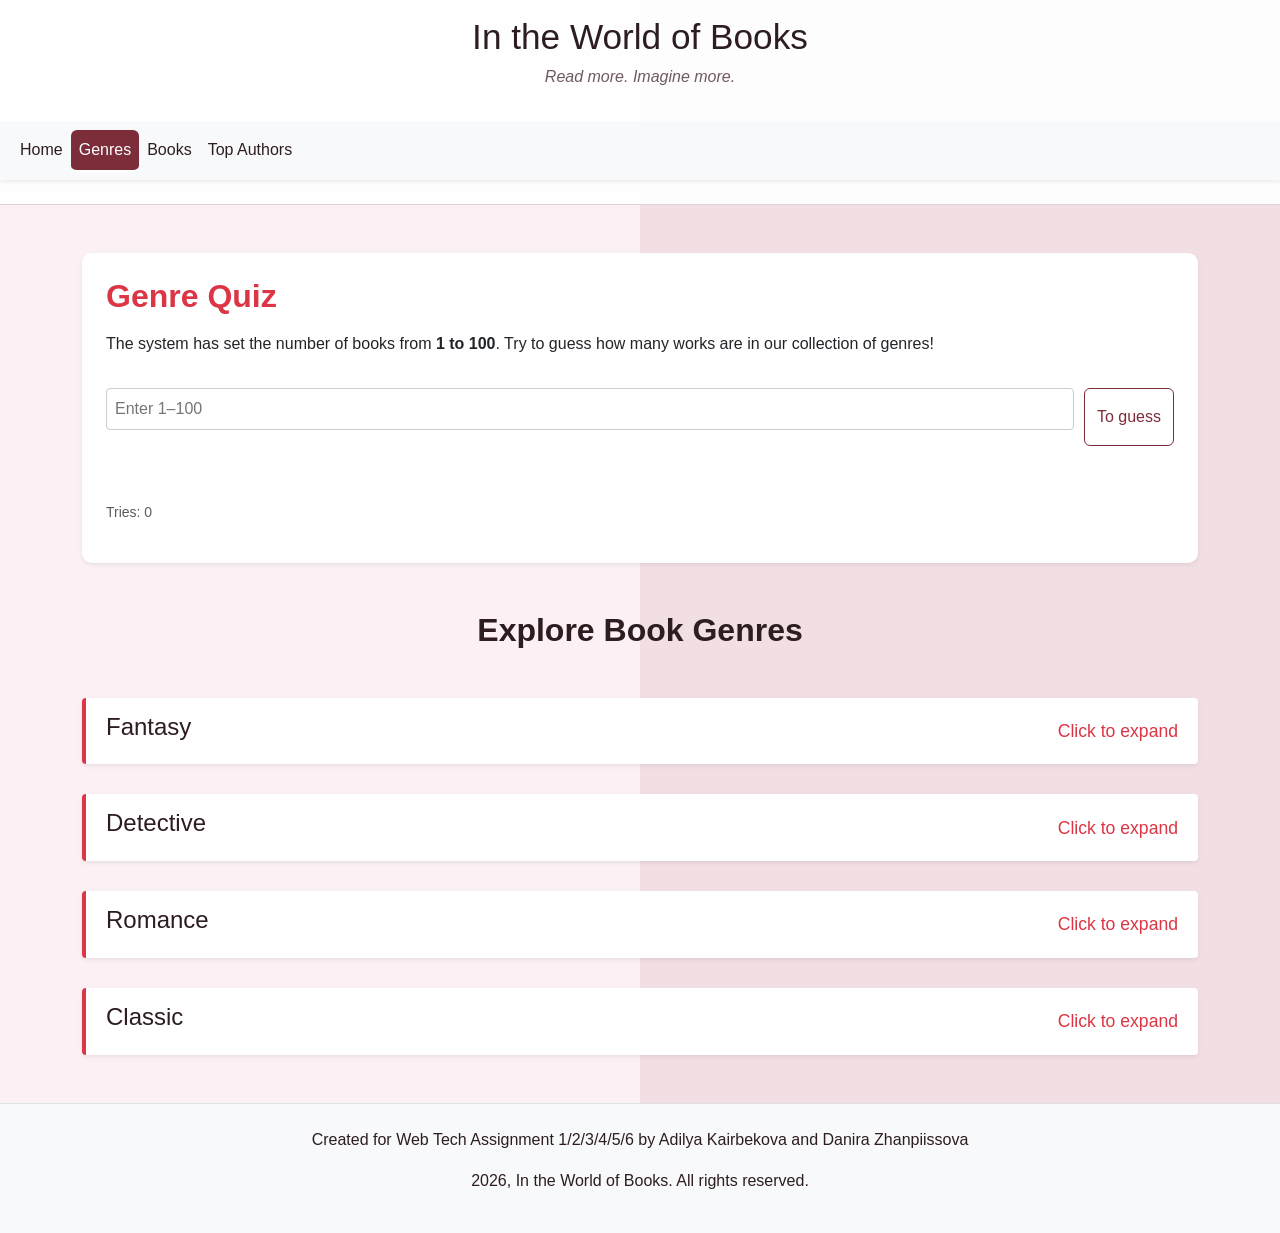
<file: genres.html>
<!DOCTYPE html>
<html lang="en">
<head>
  <meta charset="utf-8">
  <meta name="viewport" content="width=device-width, initial-scale=1.0">
  <title>Genres - In the World of Books</title>
  <link href="https://cdn.jsdelivr.net/npm/bootstrap@5.3.2/dist/css/bootstrap.min.css" rel="stylesheet">
  <link rel="stylesheet" href="style.css">
  <script src="https://code.jquery.com/jquery-3.7.1.min.js"></script>
  <style>
    .genre-divider {
      background-color: #ffffff; 
      padding: 15px 20px;
      border-left: 4px solid #dc3545;
      border-radius: 4px;
      margin-top: 30px;
      margin-bottom: 15px;
      cursor: pointer;
      transition: background-color 0.2s ease;
      display: flex;
      align-items: center;
      justify-content: space-between;
    }
    .genre-divider:hover {
      background-color: #f8f9fa; 
    }
    .genre-divider h3 {
      font-size: 1.25rem;
      font-weight: bold;
      margin: 0;
      color: #333;
    }
    .genre-icon {
      font-size: 1.1rem;
      color: #dc3545;
    }

    .book-cover-wrapper {
      position: relative;
      background-color: #f8f9fa;
      padding: 10px;
      height: 220px;
      display: flex;
      align-items: center;
      justify-content: center;
      border-radius: 4px 4px 0 0;
    }
    .book-cover-wrapper img {
      max-height: 100%;
      object-fit: contain;
      border-radius: 2px;
    }
    .rating-badge {
      position: absolute;
      top: 8px;
      right: 8px;
      z-index: 2;
      font-size: 0.75rem;
    }
    .book-card-inner {
      border: 1px solid #eee;
      border-radius: 4px;
    }
  </style>
</head>
<body id="top">

  <header class="site-header">
    <div class="container text-center py-3">
      <h1 class="site-title">In the World of Books</h1>
      <p class="site-subtitle"><em>Read more. Imagine more.</em></p>
    </div>
    <nav class="navbar navbar-expand-sm bg-light navbar-light shadow-sm mb-4">
      <div class="container-fluid">
        <ul class="navbar-nav">
          <li class="nav-item"><a class="nav-link" href="index.html">Home</a></li>
          <li class="nav-item"><a class="nav-link active" href="genres.html">Genres</a></li>
          <li class="nav-item"><a class="nav-link" href="books.html">Books</a></li>
          <li class="nav-item"><a class="nav-link" href="authors.html">Top Authors</a></li>
        </ul>
      </div>
    </nav>
  </header>

  <main class="container my-5">
    
    <section class="card p-4 mb-5 shadow-sm border-0 bg-white" id="guessing-game-section">
        <h2 class="fw-bold text-danger mb-3">Genre Quiz</h2>
        <p>The system has set the number of books from <strong>1 to 100</strong>. Try to guess how many works are in our collection of genres!</p>
        
        <div style="display: flex; gap: 10px; flex-wrap: wrap; margin-top: 15px;">
            <input type="number" id="guess-input" min="1" max="100" placeholder="Enter 1–100" style="flex: 1; min-width: 150px; padding: 8px; border: 1px solid #ccc; border-radius: 4px;">
            <button id="guess-btn" class="btn btn-outline-danger">To guess</button>
            <button id="restart-btn" class="btn btn-outline-danger" style="display:none;">Start over</button>
        </div>
        
        <p id="game-feedback" style="margin-top: 15px; font-weight: bold; min-height: 1.5rem;"></p>
        <p id="attempts-count" class="text-muted small">Tries: 0</p>
    </section>
<h2 class="text-center fw-bold mb-5">Explore Book Genres</h2>
    <div id="dynamic-genres-sections">
      
      <div class="genre-divider shadow-sm">
          <h4>Fantasy</h4>
          <span class="genre-icon">Click to expand</span>
      </div>
      <div class="row row-cols-1 row-cols-md-4 g-4 mb-4" id="fantasy-container" style="display: none;"></div>

      <div class="genre-divider shadow-sm">
          <h4>Detective</h4>
          <span class="genre-icon">Click to expand</span>
      </div>
      <div class="row row-cols-1 row-cols-md-4 g-4 mb-4" id="detective-container" style="display: none;"></div>

      <div class="genre-divider shadow-sm">
          <h4>Romance</h4>
          <span class="genre-icon">Click to expand</span>
      </div>
      <div class="row row-cols-1 row-cols-md-4 g-4 mb-4" id="romance-container" style="display: none;"></div>

      <div class="genre-divider shadow-sm">
          <h4>Classic</h4>
          <span class="genre-icon">Click to expand</span>
      </div>
      <div class="row row-cols-1 row-cols-md-4 g-4 mb-4" id="classic-container" style="display: none;"></div>

    </div>
  </main>

  <footer class="site-footer py-4 mt-5 bg-light border-top">
    <div class="container text-center">
      <address>Created for Web Tech Assignment 1/2/3/4/5/6 by Adilya Kairbekova and Danira Zhanpiissova</address>
      <p>2026, In the World of Books. All rights reserved.</p>
    </div>
  </footer>

  <script src="genres.js"></script>
  <script src="game.js"></script>
</body>
</html>
</file>
<file: style.css>
:root {
  --bg-left: #fbf0f3;
  --bg-right: #f2dfe4;
  --white: #ffffff;
  --main: #7b2d3a;
  --main-dark: #5e1f29;
  --soft: #c98f9b;
  --text: #2d1d20;
  --muted: #6e5a5e;
  --line: #e4cfd5;
  --radius-sm: 6px;
  --radius-md: 10px;
  --radius-lg: 14px;
  --shadow-soft: 0 4px 12px rgba(45, 29, 32, 0.05);
}

* {
  box-sizing: border-box;
}

html {
  scroll-behavior: smooth;
}

body {
  margin: 0;
  font-family: Arial, Helvetica, sans-serif;
  color: var(--text);
  background: var(--bg-left); 
}

@media (min-width: 992px) {
  body {
    background: linear-gradient(to right, var(--bg-left) 50%, var(--bg-right) 50%);
  }
}

h1, h2, h3 {
  margin-top: 0;
}

p {
  font-size: 1rem;
  line-height: 1.6;
}
.text-left {text-align: left;}
.text-right {text-align: right;}
.text-center {text-align: center;}
.text-justify {
  text-align: justify;
  hyphens: auto;
}

img {
  max-width: 100%;
  display: block;
}

.spacing-example {
  margin: 30px 0;
  padding: 20px;
  border: 1px dashed var(--soft);
}

.site-header {
  background-color: rgba(255, 255, 255, 0.93);
  border-bottom: 1px solid var(--line);
  position: sticky;
  top: 0;
  z-index: 100;
}

.header-box {
  padding: 18px 0;
}

.site-title {
  margin-bottom: 6px;
  font-size: 2.2rem;
  position: static;
}

.site-subtitle {
  color: var(--muted);
  margin-bottom: 16px;
}

.hero-figure img {
  border-radius: var(--radius-md);
  border: 1px solid var(--line);
}

.hero-figure figcaption {
  color: var(--muted);
  margin-top: 10px;
}

.card {
  background-color: var(--white);
  border: 1px solid var(--line);
  border-radius: var(--radius-md);
  padding: 24px;
  margin: 24px 0;
  box-shadow: var(--shadow-soft);
}

.quote-box blockquote {
  margin: 0;
  font-size: 1.1rem;
  color: var(--main-dark);
}

.quote-box footer {
  margin-top: 12px;
  color: var(--muted);
}

.list-box ul, .list-box ol {
  padding-left: 22px;
}

.list-box li {
  margin-bottom: 10px;
  text-align: justify;
  line-height: 1.7;
}

.table-wrap {
  overflow-x: auto;
}

table {
  width: 100%;
  border-collapse: collapse;
}

th, td {
  border: 1px solid var(--line);
  padding: 14px;
  text-align: left;
}

th {
  background-color: #f7e7eb;
  text-align: center;
  font-family: 'Courier New', monospace;
  font-weight: bold;
}

table td {
  text-align: left;
}

form {
  margin-top: 16px;
}

label {
  display: block;
  margin-bottom: 6px;
  font-weight: bold;
}

input, select {
  width: 100%;
  padding: 12px;
  border: 1px solid #d5bcc3;
  border-radius: var(--radius-sm);
  margin-bottom: 16px;
  font-size: 1rem;
}

.genre-grid,
.book-grid {
  margin-top: 10px;
}

.genre-card,
.book-card {
  background-color: var(--white);
  border: 1px solid var(--line);
  border-radius: var(--radius-md);
  overflow: hidden;
  box-shadow: none;
  position: relative;
}

.genre-card img,
.book-card img {
  width: 100%;
  height: 280px;
  object-fit: cover;
  border-bottom: 1px solid var(--line);
}

.genre-info,
.book-info {
  padding: 16px;
  background-color: #fffdfd;
}

.label {
  position: absolute;
  top: 12px;
  right: 12px;
  background-color: rgba(123, 45, 58, 0.92);
  color: white;
  padding: 7px 11px;
  border-radius: var(--radius-sm);
  font-size: 13px;
}

#schedule {
  border-left: 6px solid var(--main);
}

.small-note {
  color: var(--muted);
  font-size: 0.95rem;
}

.footer-box {
  padding: 20px 0 30px;
}

.site-footer {
  background-color: rgba(255, 255, 255, 0.92);
  border-top: 1px solid var(--line);
  margin-top: 32px;
}

.site-footer a {
  color: var(--main);
}

hr {
  border: none;
  height: 1px;
  background-color: var(--line);
  margin: 28px 0;
}

.cover-note {
  font-size: 0.95em;
}

.big-text {
  font-size: 2rem;
}

.section-left {
  text-align: left;
  margin: 20px 0;
  padding: 15px;
}

.section-right {
  text-align: right;
  margin: 20px 0;
  padding: 15px;
}

.section-center {
  text-align: center;
  margin: 20px 0;
  padding: 15px;
}

.section-justify {
  text-align: justify;
  line-height: 1.8; 
  margin: 20px 0;
  padding: 15px;
}
 
.media-note {
  width: 80%;
}
.profile-card {
  background-color: var(--white);
  border: 1px solid var(--line);
  border-radius: var(--radius-md);
  padding: 24px;
  text-align: center;
  box-shadow: var(--shadow-soft);
  transition: transform 0.3s ease, box-shadow 0.3s ease, border-color 0.3s ease;
}


.profile-card .card-img {
  object-fit: cover;
  margin-bottom: 12px;
  border: 2px solid var(--line);
  transition: transform 0.2s ease, border-color 0.2s ease;
}

.profile-card .card-name {
  margin: 8px 0 6px;
  font-size: 1.15rem;
  color: var(--main);
}

.profile-card .card-desc {
  font-size: 0.92rem;
  color: var(--muted);
  line-height: 1.55;
  margin-bottom: 12px;
}

.best-book {
  display: inline-block;
  background: #f7e7eb;
  color: var(--main-dark);
  padding: 5px 12px;
  border-radius: 20px;
  font-size: 0.85rem;
  font-weight: bold;
  font-family: monospace; 
}


#creator-one {
  border-top: 3px solid var(--soft);
  padding-top: 28px; 
}

#creator-two {
  border-top: 3px solid var(--main);
  padding-top: 28px;
}

#author-rowling {
  border-left: 4px solid var(--main);
  background-color: #fff9fb;
}

#author-christie {
  border-left: 4px solid var(--main-dark);
  background-color: #fdf0f2;
}

#author-king {
  border-left: 4px solid var(--main-dark);
  background-color: #c98993;
}

.profile-card:hover {
  transform: translateY(-8px);
  box-shadow: 0 14px 28px rgba(123, 45, 58, 0.18);
  border-color: var(--main);
}

.profile-card:hover .card-img {
  transform: scale(1.08);
  border-color: var(--main);
}


.authors-grid, .creators-grid {
  margin-top: 16px;
}
  
  blockquote {
  font-family: Georgia, "Times New Roman", serif;
  font-style: italic;
  color: var(--main-dark);
  border-left: 3px solid var(--soft);
  padding-left: 15px;
  margin: 20px 0;
}

:root {
  --bs-danger: #7b2d3a;
  --bs-primary-rgb: 123, 45, 58;
  --bs-link-color: #7b2d3a;
  --bs-link-hover-color: #5e1f29;
}

.btn-outline-danger {
  color: var(--main) !important;
  border-color: var(--main) !important;
}

.btn-outline-danger:hover {
  background-color: var(--main) !important;
  border-color: var(--main) !important;
  color: white !important;
}

.btn-danger {
  background-color: var(--main) !important;
  border-color: var(--main) !important;
}

.navbar .nav-link {
  color: var(--text);
  border-radius: var(--radius-sm);
  transition: all 0.2s;
}
.navbar .nav-link:hover,
.navbar .nav-link.active {
  background-color: var(--main);
  color: white;
}

.card:hover {
  box-shadow: 0 8px 24px rgba(123, 45, 58, 0.15);
  transition: transform 0.2s ease;
}

.badge.bg-danger {
  background-color: var(--main) !important; 
}

.author-card img, 
.card img.img-fluid.rounded-start {
  width: 100% !important;
  height: 200px !important; 
  object-fit: cover !important;
  transition: transform 0.3s ease;
}

.author-card, 
.card.h-100 {
  overflow: hidden;
  height: auto !important;
}

.author-card:hover img, 
.card:hover img.img-fluid.rounded-start {
  transform: scale(1.05);
}

.author-card:hover, 
.card:hover {
  border-color: var(--main) !important;
}




.navbar-nav .nav-link:hover {
  transform: scale(1.1); 
  color: #fff !important;
  text-decoration: none;
}

.navbar-nav .nav-link.active {
  border-bottom: 2px solid white;
}

.card img {
    width: 100% !important;
    height: 250px !important; 
    object-fit: cover !important;
    transition: transform 0.3s ease !important;
    }

.card.h-100 {
    overflow: hidden; 
    height: auto !important;
    transition: border-color 0.3s ease, box-shadow 0.3s ease;
    border: 2px solid transparent !important; 
    
}

.card:hover img {
    transform: scale(1.1);
}

.card:hover {
    border-color: var(--main) !important; 
    box-shadow: 0 10px 20px rgba(0,0,0,0.1) !important;
}





.heart-btn {
    cursor: pointer;
    font-size: 1.5rem;
    transition: transform 0.2s ease, color 0.2s ease;
    user-select: none;
}

.heart-btn:hover {
    transform: scale(1.2);
}

.heart-btn.active {
    color: #e63946;
}


.col {
    transition: opacity 0.5s ease, transform 0.5s ease;
    opacity: 1;
}



.modal-overlay {
    position: fixed;
    top: 0; left: 0;
    width: 100%; height: 100%;
    background: rgba(0, 0, 0, 0.8);
    display: none; 
    align-items: center;
    justify-content: center;
    z-index: 2000;
    opacity: 0;
    transition: opacity 0.3s ease;
}


.modal-content {
    background: white;
    padding: 2rem;
    border-radius: 15px;
    max-width: 450px;
    transform: scale(0.8); 
    transition: transform 0.3s cubic-bezier(0.34, 1.56, 0.64, 1);
}


.modal-overlay.active {
    display: flex;
    opacity: 1;
}

.modal-overlay.active .modal-content {
    transform: scale(1); 
}

.close-modal {
    position: absolute;
    top: 10px; right: 20px;
    font-size: 2rem;
    cursor: pointer;
    color: #7b2d3a;
}

.heart-btn {
    cursor: pointer;
    font-size: 1.5rem;
    transition: transform 0.2s ease;
    user-select: none;
}

.heart-btn.active {
    color: red;
    transform: scale(1.2);
}








/* Контейнер для картинок из API */
.api-img-wrapper {
    height: 180px; /* Фиксированная высота для всех обложек */
    display: flex;
    align-items: center;
    justify-content: center;
    background: #f8f9fa;
    padding: 10px;
    overflow: hidden;
}

.api-img-wrapper img {
    max-height: 100%;
    width: auto;
    transition: transform 0.3s ease;
}

/* Сама карточка API */
.api-card {
    border: none !important;
    border-radius: 15px;
    overflow: hidden;
    transition: y 0.3s ease;
}

.api-card:hover {
    transform: translateY(-5px);
}

.api-card .card-title {
    font-size: 0.95rem;
    height: 2.4em; /* Ограничиваем высоту заголовка (2 строки) */
    overflow: hidden;
}

.api-card .card-text {
    font-size: 0.85rem;
    color: #666;
}
</file>
